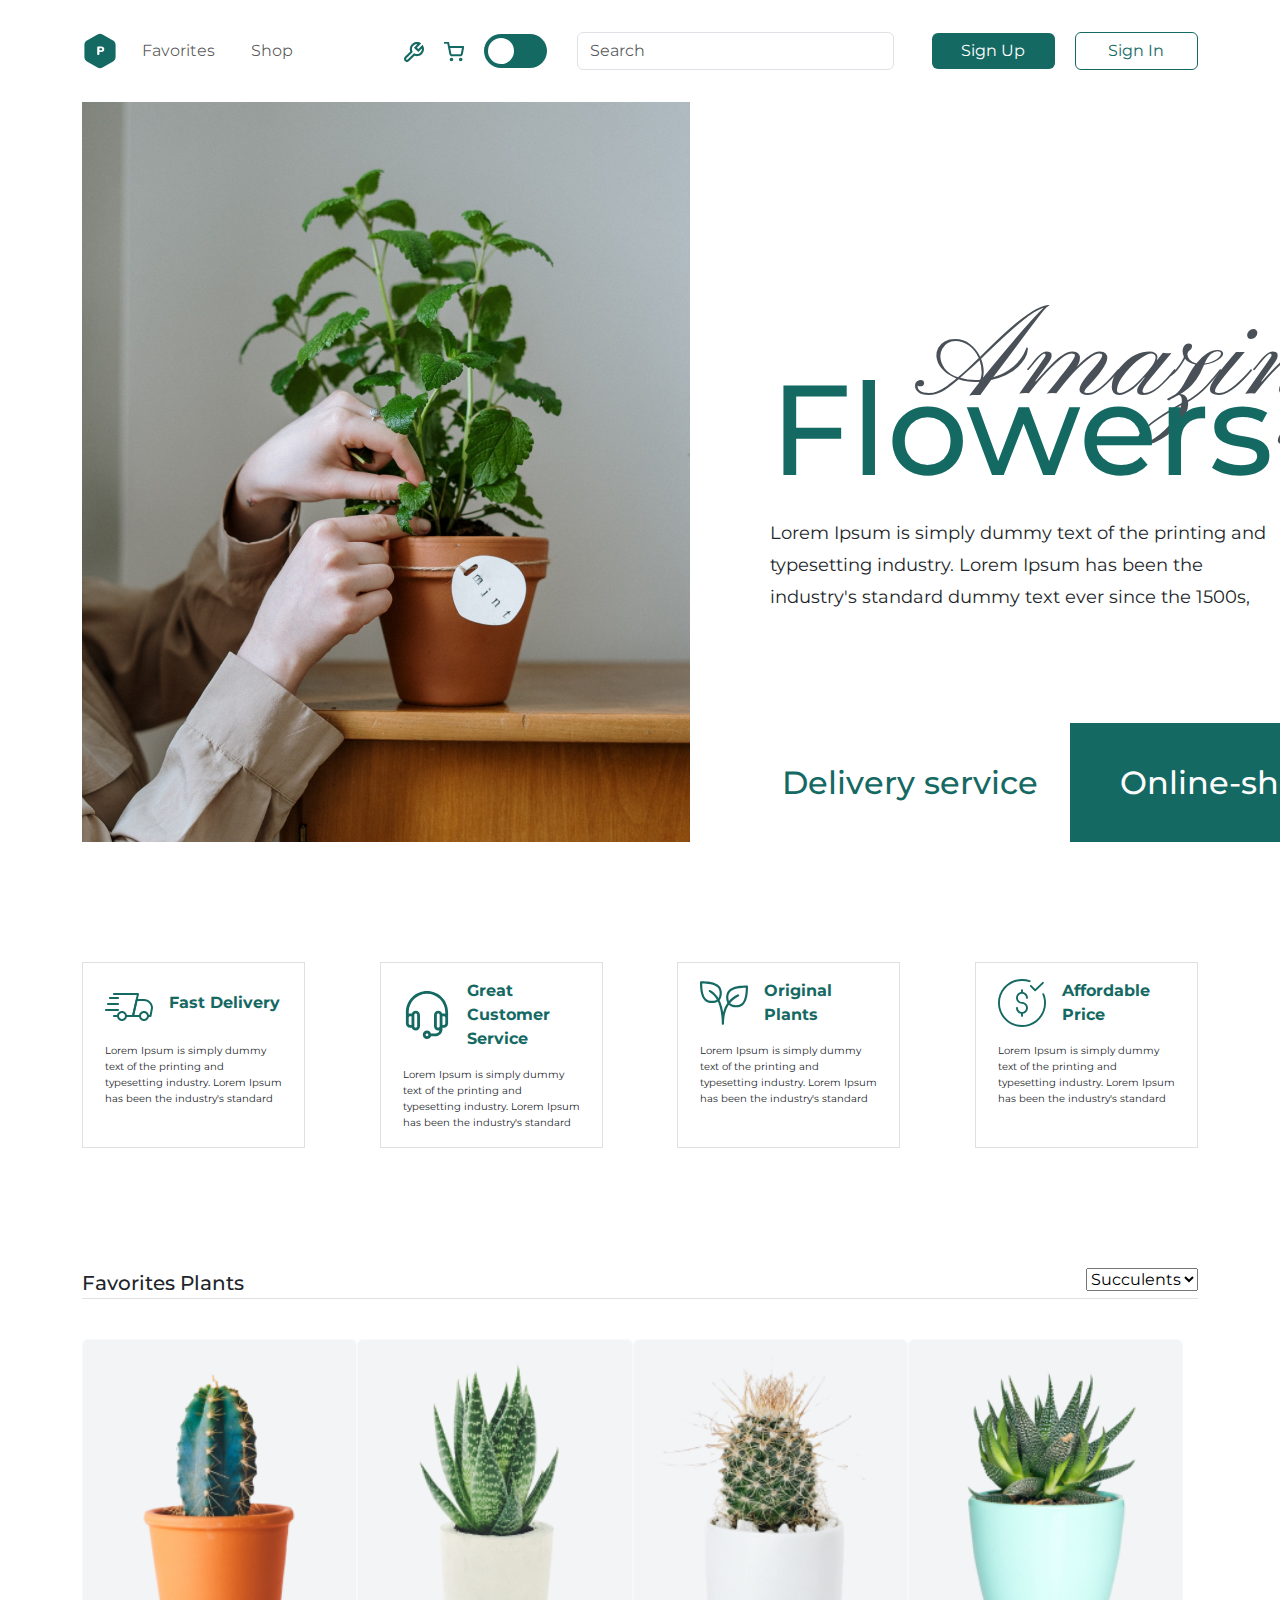
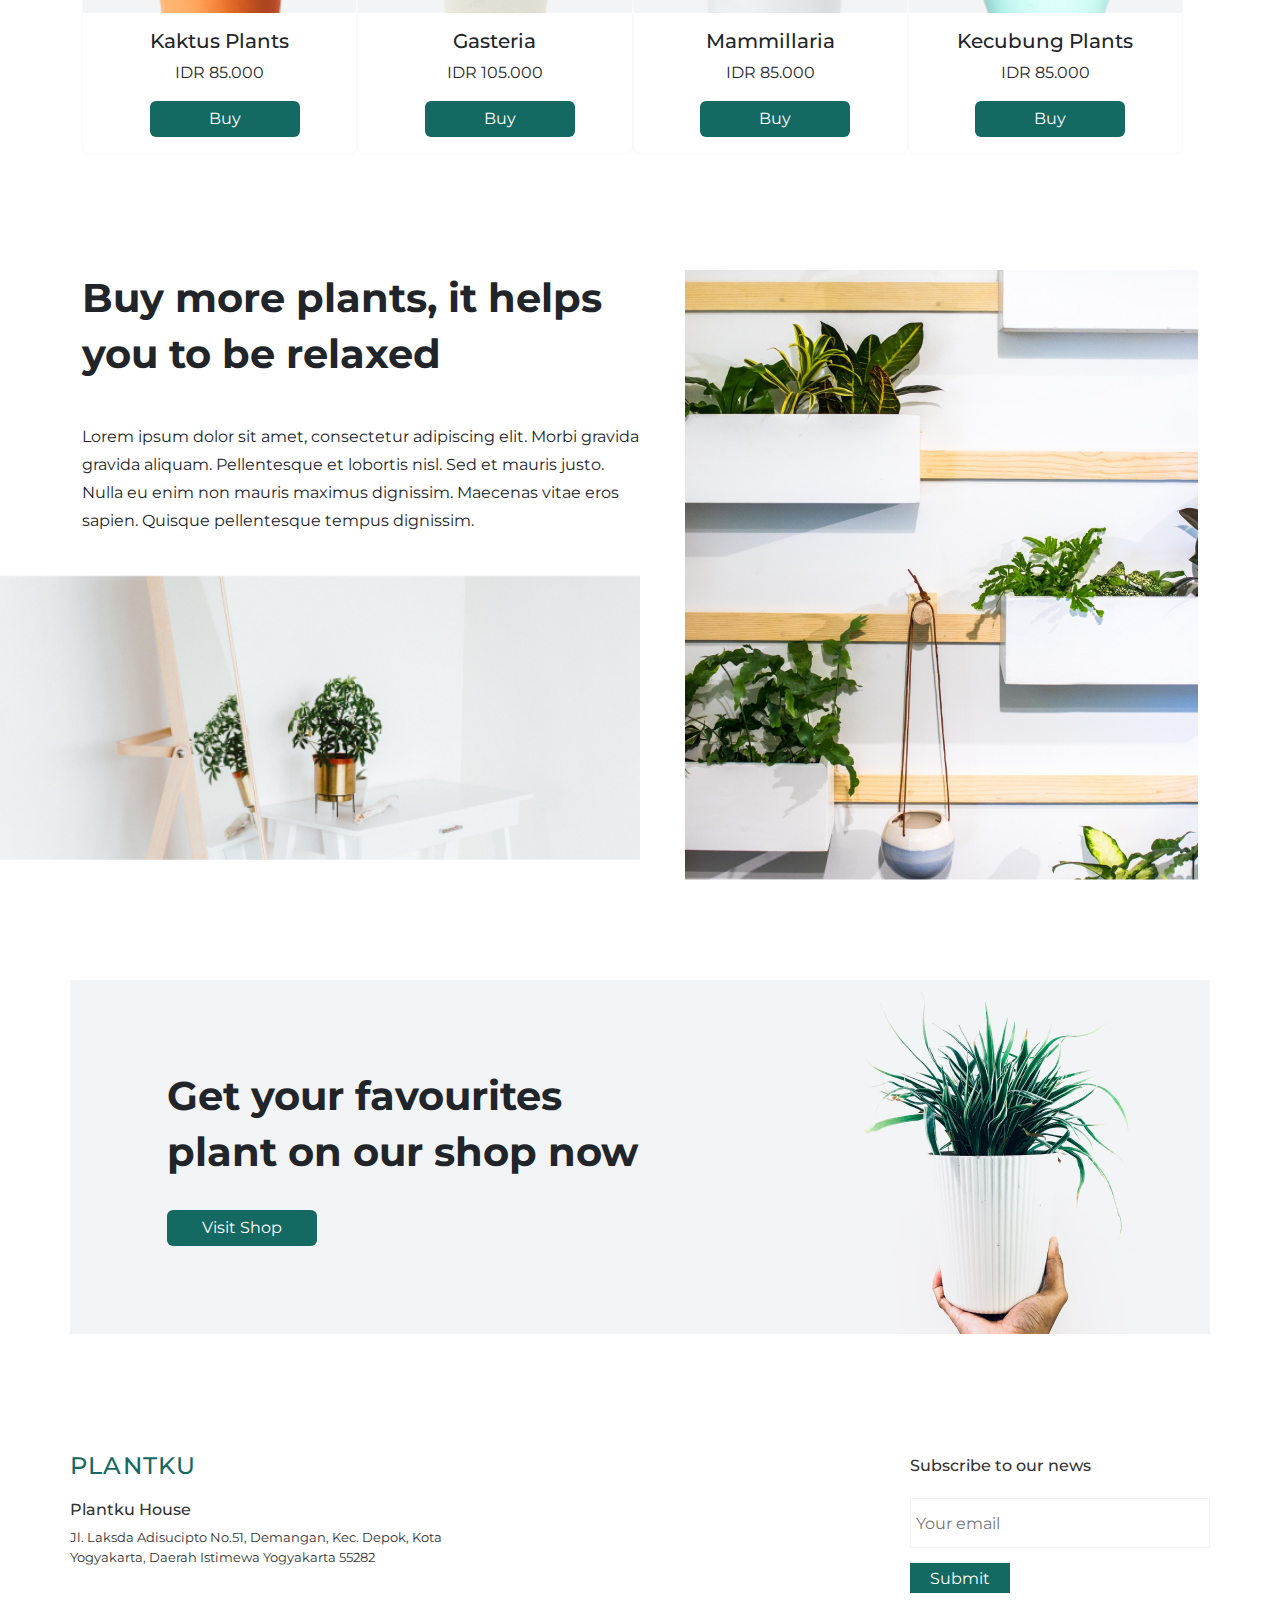
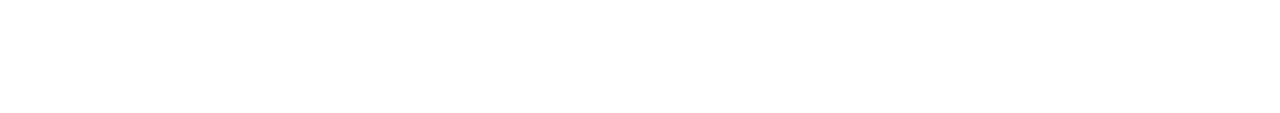
<file: index.html>
<!DOCTYPE html>
<html lang="en">

<head>
    <meta charset="UTF-8">
    <meta http-equiv="X-UA-Compatible" content="IE=edge">
    <meta name="viewport" content="width=device-width, initial-scale=1.0">
    <title>HTML START</title>
    <link rel="shortcut icon" href="https://placekitten.com/96/139" type="image/x-icon">

    <link rel="stylesheet" href="https://cdn.jsdelivr.net/npm/bootstrap@5.3.1/dist/css/bootstrap.min.css">
    <link rel="stylesheet" href="/css/index.css">
</head>

<body>
    <header class="header">
       <div class="container">
        <nav class="navbar navbar-expand-lg ">
            <div class="container-fluid">
                <a class="navbar-brand" href="#"><img src="img/logo.svg" alt="logo"></a>
                <button class="navbar-toggler" type="button" data-bs-toggle="collapse"
                    data-bs-target="#navbarTogglerDemo02" aria-controls="navbarTogglerDemo02" aria-expanded="false"
                    aria-label="Toggle navigation">
                    <span class="navbar-toggler-icon"></span>
                </button>
                <div class="collapse navbar-collapse" id="navbarTogglerDemo02">
                    <ul class="navbar-nav me-auto mb-2 mb-lg-0">
                        <li class="nav-item">
                            <a class="nav-link " aria-current="page" href="#">Favorites</a>
                        </li>
                        <li class="nav-item ">
                            <a class="nav-link" href="catalog.html">Shop</a>
                        </li>
                        <li class="nav-item ">
                            <a class="nav-link clock" href="#"></a>
                        </li>
                    </ul>
                    <form class="d-flex" role="search">
                        <a class="nav-link" id="admin" href="#"><img src="img/admin.svg" alt="shopping-cart"></a>
                        <a class="nav-link" href="#"><img src="img/shopping-cart.svg" alt="shopping-cart"></a>
                        <label class="switch">
                            <input type="checkbox">
                            <span class="slider round"></span>
                          </label>
                        <input class="form-control me-2" type="search" placeholder="Search" aria-label="Search">
                        <button class="btn btn-primary btn-bg" type="submit">Sign Up</button>
                        <button class="btn btn-outline-primary" type="submit">Sign In</button>
                    </form>
                </div>
            </div>
        </nav>
       </div>
    </header>
    <main>
        <section class="firstScreen">
        <div class="container">
            <div id="carouselExampleSlidesOnly" class="carousel slide carousel-original" data-bs-ride="carousel">
                <div class="carousel-inner">
                    <div class="carousel-item active">
                        <img src="img/mainPhoto.png" alt="mint">
                    </div>
                    <div class="carousel-item">
                        <img src="img/phix.png" alt="phix">
                    </div>
                    <div class="carousel-item">
                        <img src="img/tanner.png" alt="tanner">
                    </div>
                </div>
            </div>
            <div class="firstScreen__content ">
                <div class="firstScreen__content__title">
                    <p class="title-top">Amazing</p>
                     <p class="title-bottom">Flowers</p>
                </div>
                <div class="firstScreen__content__description">
                    Lorem Ipsum is simply dummy text of the printing and typesetting industry. Lorem Ipsum has
                    been the industry's standard dummy text ever since the 1500s,
                </div>
                <div class="firstScreen__buttons">
                    <div class="button prev">
                        <div class="nameOfFlower">Delivery service</div>
                    </div>
                    <div class="button next">
                        <div class="nameOfFlower">Online-shop</div>
                    </div>
                </div>
            </div>
        </div>
        </section>
        <section class="preferences">
            <div class="container">
                <div class="preference">
                    <div class="preference__title">
                        <img src="img/fastDelivery.svg" alt="fastDelivery">
                        <div class="title-text">Fast Delivery</div>
                    </div>
                    <div class="preferences__description">Lorem Ipsum is simply dummy text of the printing and typesetting
                        industry. Lorem Ipsum has been the industry's standard </div>
                </div>
                <div class="preference">
                    <div class="preference__title">
                        <img src="img/headphones.svg" alt="headphones">
                        <div class="title-text">Great Customer Service</div>
                    </div>
                    <div class="preferences__description">Lorem Ipsum is simply dummy text of the printing and typesetting
                        industry. Lorem Ipsum has been the industry's standard </div>
                </div>
                <div class="preference">
                    <div class="preference__title">
                        <img src="img/plant.svg" alt="plant">
                        <div class="title-text">Original Plants</div>
                    </div>
                    <div class="preferences__description">Lorem Ipsum is simply dummy text of the printing and typesetting
                        industry. Lorem Ipsum has been the industry's standard </div>
                </div>
                <div class="preference">
                    <div class="preference__title">
                        <img src="img/dollar-symbol.svg" alt="dollar">
                        <div class="title-text">Affordable Price</div>
                    </div>
                    <div class="preferences__description">Lorem Ipsum is simply dummy text of the printing and typesetting
                        industry. Lorem Ipsum has been the industry's standard </div>
                </div>
            </div>
        </section>
        <section class="favorites">
            <div class="container">
                <div class="catalog__title">
                    <div class="title__plants">
                        Favorites Plants
                    </div>
                    <form action="#">
                        <select name="plants" id="plants">
                            <option value="succulents">Succulents</option>
                            <option value="palm">Palm</option>
                            <option value="Violets">Violets</option>
                        </select>

                    </form>
                </div>
                <div class="catalog__content">
                    <div class="card border-light mb-3" style="width: 18rem;">
                        <img src="img/Kaktus.png" class="card-img-top" alt="Kaktus">
                        <div class="card-body">
                            <h5 class="card-title">Kaktus Plants</h5>
                            <p class="card-text">IDR 85.000</p>
                            <a href="#" class="btn btn-primary">Buy</a>
                        </div>
                    </div>
                    <div class="card border-light mb-3" style="width: 18rem;">
                        <img src="img/Landak.png" class="card-img-top" alt="Landak">
                        <div class="card-body">
                            <h5 class="card-title">Gasteria</h5>
                            <p class="card-text">IDR 105.000</p>
                            <a href="#" class="btn btn-primary">Buy</a>
                        </div>
                    </div>
                    <div class="card border-light mb-3" style="width: 18rem;">
                        <img src="img/Kecubung.png" class="card-img-top" alt="Kecubung">
                        <div class="card-body">
                            <h5 class="card-title">Mammillaria</h5>
                            <p class="card-text">IDR 85.000</p>
                            <a href="#" class="btn btn-primary">Buy</a>
                        </div>
                    </div>
                    <div class="card border-light mb-3" style="width: 18rem;">
                        <img src="img/Kecubunt.png" class="card-img-top" alt="Kecubunt">
                        <div class="card-body">
                            <h5 class="card-title">Kecubung Plants</h5>
                            <p class="card-text">IDR 85.000</p>
                            <a href="#" class="btn btn-primary">Buy</a>
                        </div>
                    </div>
                </div>
            </div>
        </section>
       <section class="advertising">
          <div class="container">
            <h2 class="section__title">Buy more plants, it helps you to be relaxed</h2>
            <div class="advertisment__description">Lorem ipsum dolor sit amet,      
                consectetur adipiscing elit.
                Morbi gravida gravida aliquam. Pellentesque et lobortis nisl. Sed et mauris justo. Nulla eu enim
                non mauris maximus dignissim. Maecenas vitae eros sapien. Quisque pellentesque tempus dignissim.
            </div>
            <img class="PhotoAdv" src="img/plantOnTable.png" alt="plantOnTable">
            <img class="mainPhotoAdv" src="img/plantInTheWall.png" alt="plantInTheWall">
          </div>
       </section>
        <section class="call-to-action">
            <div class="container">
                <h2 class="section__title">Get your favourites plant on our shop now</h2>
                <button class="btn btn-primary">Visit Shop</button>
            </div>

        </section>
        <footer class="footer">
            <div class="container">
                <div class="footer__post-adress">
                    <h3 class="logo">plantku</h3>
                    <p class="post-adress__title">Plantku House</p>
                    <p class="post-adress__content">Jl. Laksda Adisucipto No.51, Demangan, Kec. Depok, Kota Yogyakarta,
                        Daerah Istimewa Yogyakarta 55282</p>
                </div>
       
                <div class="footer__email-adress">
                    <form action="#">
                        <label class="input-name" for="#adress">Subscribe to our news</label>
                        <input id="adress" type="text" placeholder="Your email">
                        <button class="button" type="submit">Submit</button>
                    </form>
                </div>
            </div>
        </footer>
    </main>

</body>
<script src="js/index.js"></script>
<script src="https://cdn.jsdelivr.net/npm/bootstrap@5.3.1/dist/js/bootstrap.bundle.min.js"></script>


</html>
</file>
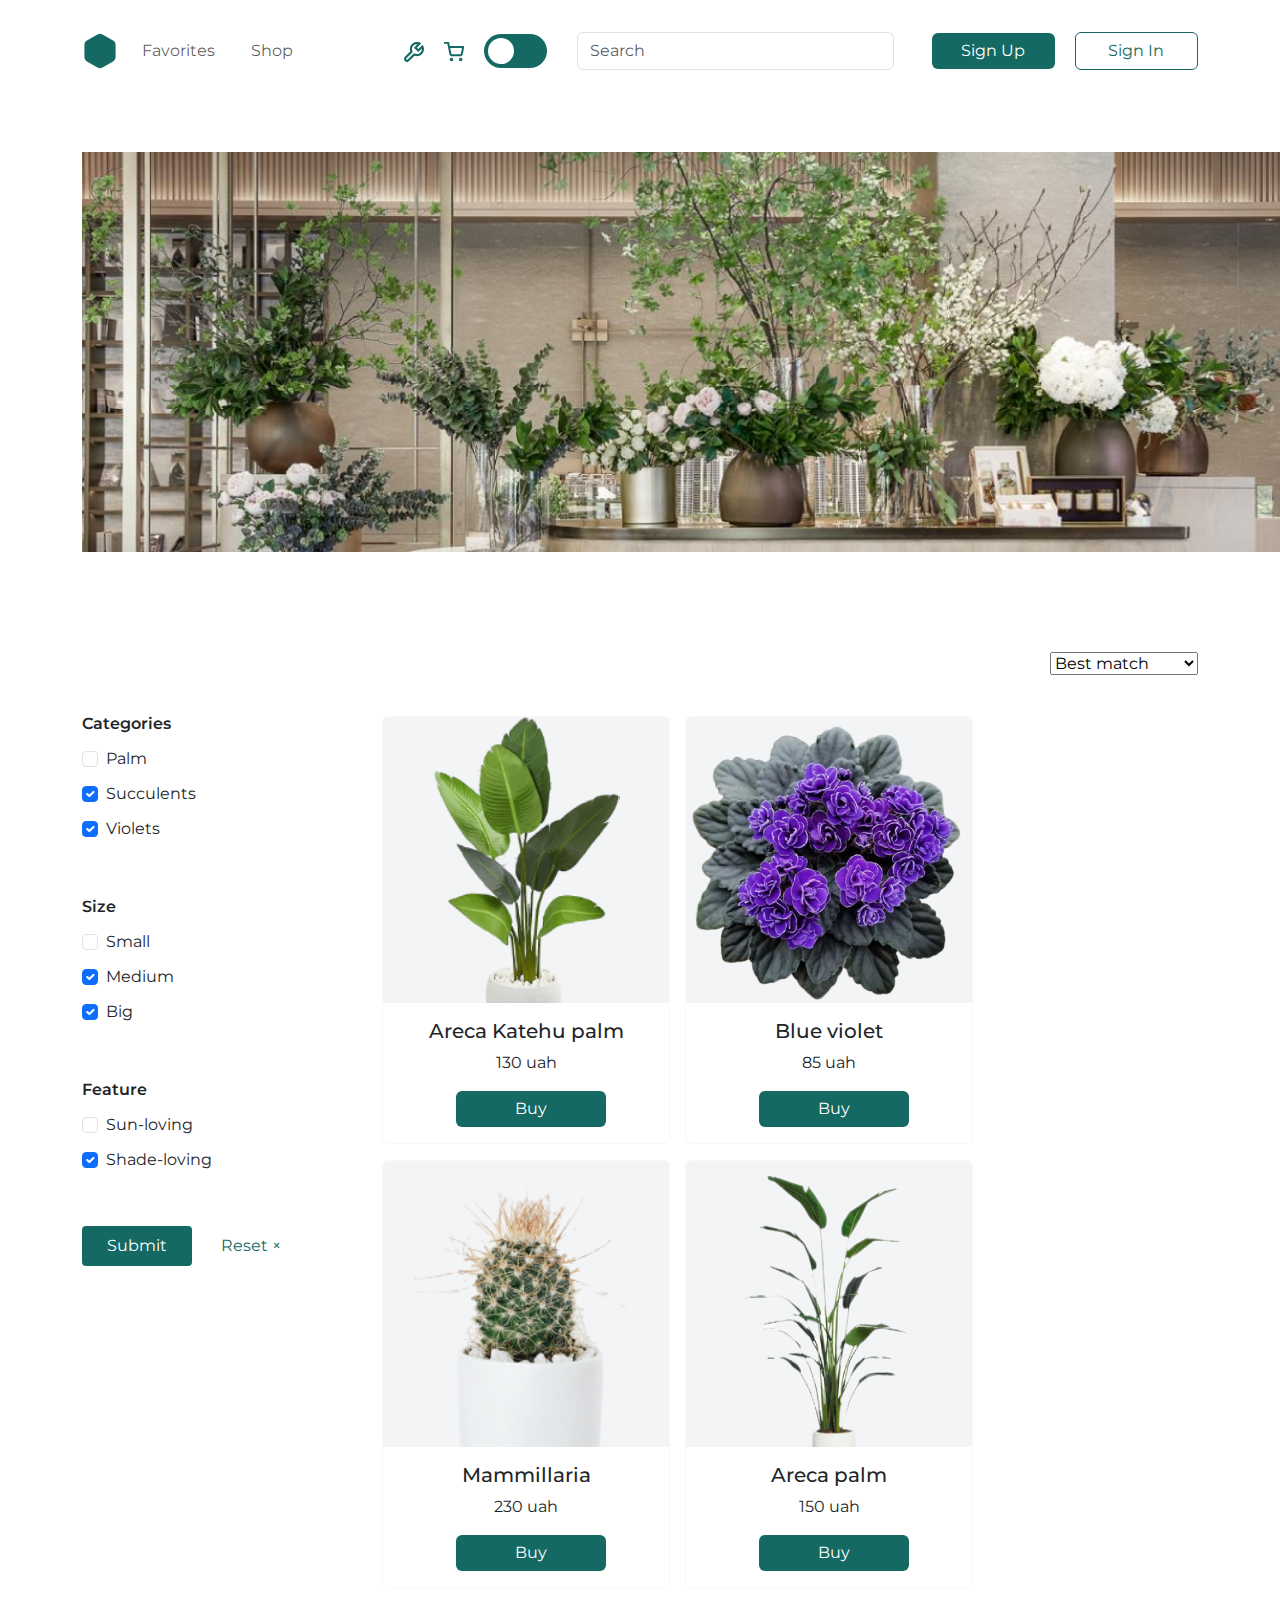
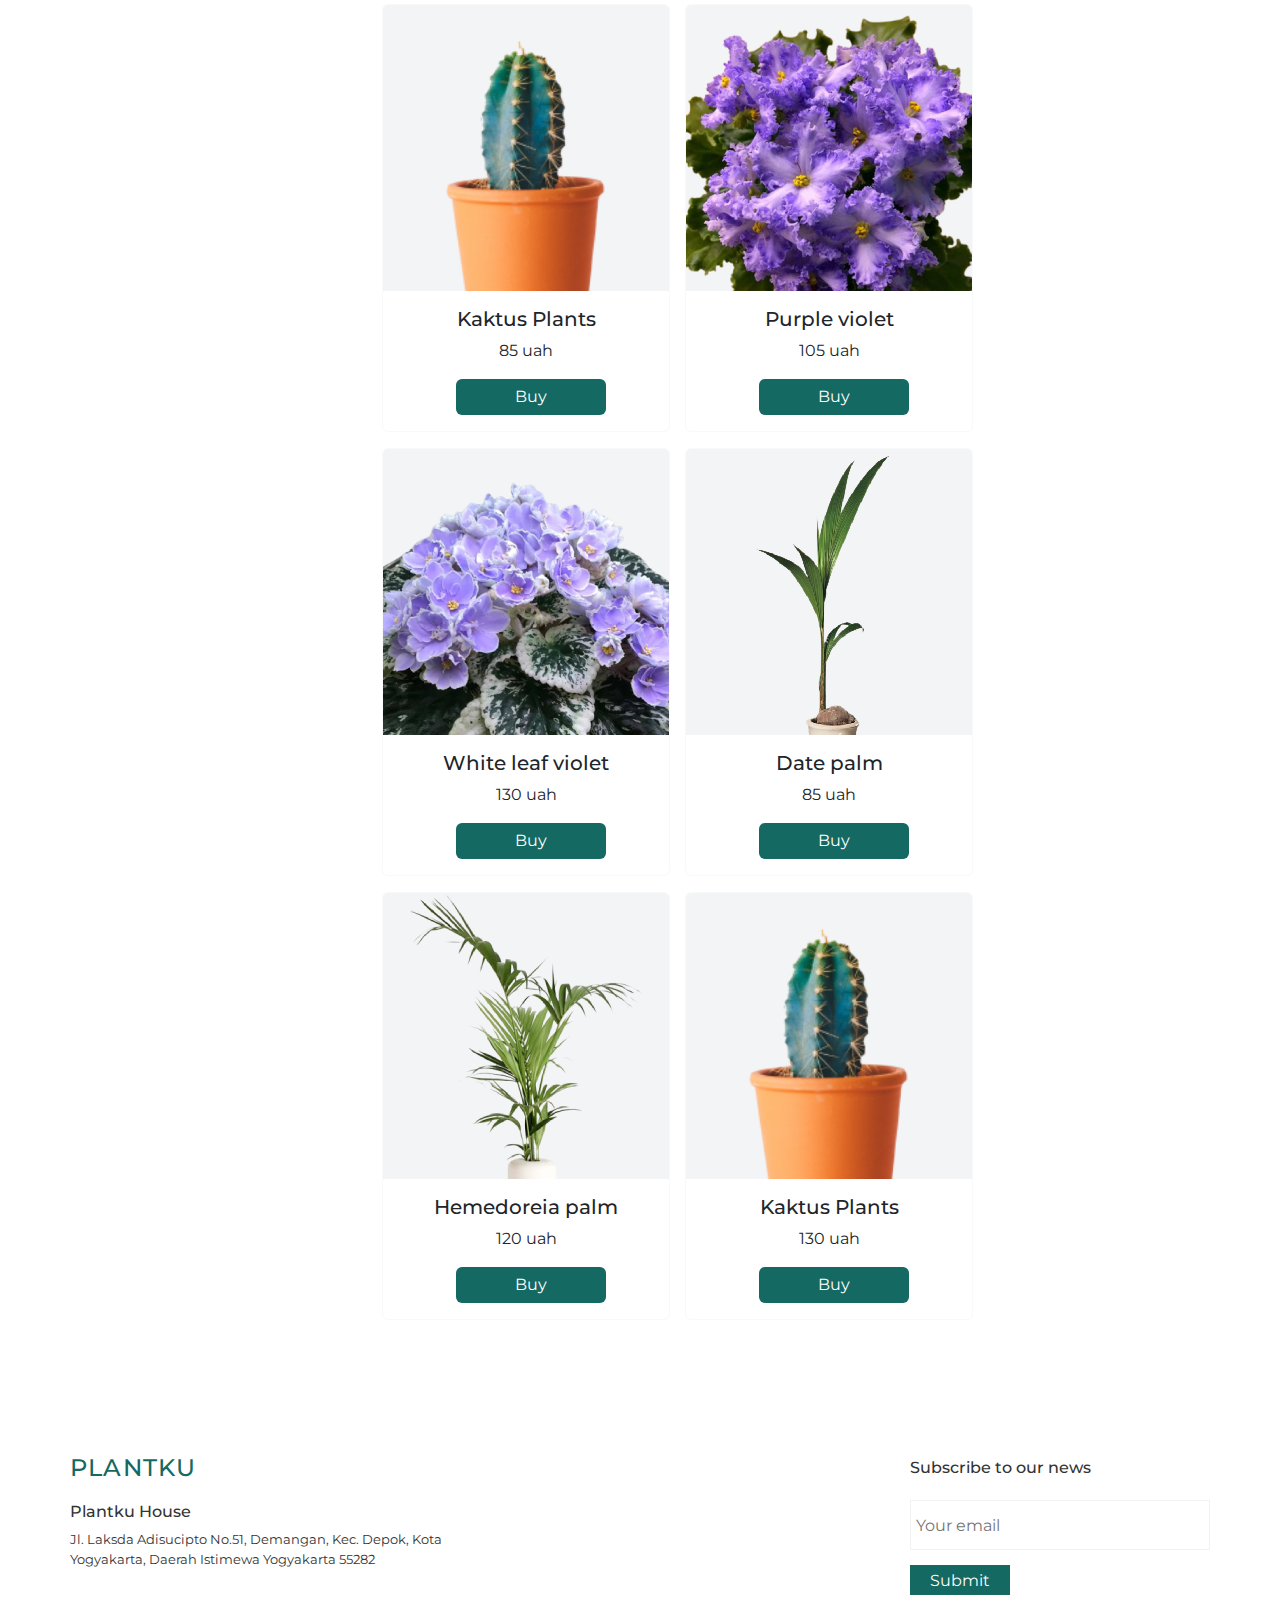
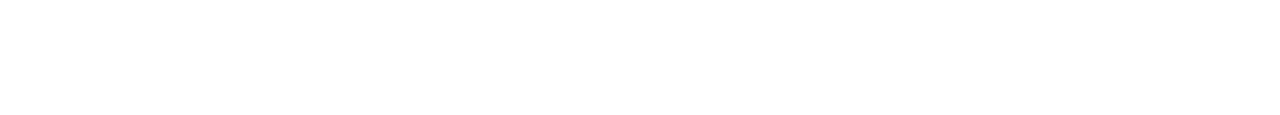
<file: catalog.html>
<!DOCTYPE html>
<html lang="en">
<head>
    <meta charset="UTF-8">
    <meta name="viewport" content="width=device-width, initial-scale=1.0">
    <title>Catalog</title>
    <link rel="stylesheet" href="https://cdn.jsdelivr.net/npm/bootstrap@5.3.1/dist/css/bootstrap.min.css">
    <link rel="stylesheet" href="/css/index.css">
</head>
<body>
    <header>
        <div class="container">
         <nav class="navbar navbar-expand-lg ">
             <div class="container-fluid">
                 <a class="navbar-brand" href="#">
                    <svg id="svg-logo" width="36" height="36" viewBox="0 0 36 36" fill="none" xmlns="http://www.w3.org/2000/svg">
                        <path d="M15.5 1.44338C17.047 0.550211 18.953 0.550212 20.5 1.44338L31.0885 7.55662C32.6355 8.44979 33.5885 10.1004 33.5885 11.8868V24.1132C33.5885 25.8996 32.6355 27.5502 31.0885 28.4434L20.5 34.5566C18.953 35.4498 17.047 35.4498 15.5 34.5566L4.91154 28.4434C3.36454 27.5502 2.41154 25.8996 2.41154 24.1132V11.8868C2.41154 10.1004 3.36454 8.44979 4.91154 7.55662L15.5 1.44338Z" fill="#156963"/>
                        </svg>
                        
                 </a>
                 <button class="navbar-toggler" type="button" data-bs-toggle="collapse"
                     data-bs-target="#navbarTogglerDemo02" aria-controls="navbarTogglerDemo02" aria-expanded="false"
                     aria-label="Toggle navigation">
                     <span class="navbar-toggler-icon"></span>
                 </button>
                 <div class="collapse navbar-collapse" id="navbarTogglerDemo02">
                     <ul class="navbar-nav me-auto mb-2 mb-lg-0">
                         <li class="nav-item">
                             <a class="nav-link " aria-current="page" href="#">Favorites</a>
                         </li>
                         <li class="nav-item ">
                             <a class="nav-link" href="#">Shop</a>
                         </li>
                         <li class="nav-item ">
                             <a class="nav-link clock" href="#"></a>
                         </li>
                     </ul>
                     <form class="d-flex" role="search">
                         <a class="nav-link" id="admin" href="#">
                            <svg id="adminBtn" width="20" height="20" viewBox="0 0 20 20" fill="none" xmlns="http://www.w3.org/2000/svg">
                                <path fill-rule="evenodd" clip-rule="evenodd" d="M9.91454 5.66724L11.4158 4.16618L13.4284 2.15249C12.593 2.06551 11.7492 2.19217 10.9763 2.5206C10.2033 2.84902 9.52642 3.36843 9.00923 4.03008C8.49204 4.69174 8.15146 5.47393 8.01947 6.30326C7.88748 7.13258 7.9684 7.98184 8.25464 8.77132L8.71635 10.0416L7.76035 10.996L2.38267 16.3743C2.29795 16.4553 2.23026 16.5523 2.18358 16.6598C2.13689 16.7673 2.11216 16.883 2.11083 17.0001C2.1095 17.1173 2.1316 17.2335 2.17582 17.342C2.22005 17.4505 2.28552 17.5491 2.36838 17.632C2.45124 17.7148 2.54982 17.7803 2.65834 17.8245C2.76685 17.8687 2.88311 17.8908 3.00028 17.8895C3.11746 17.8881 3.23319 17.8634 3.34067 17.8167C3.44815 17.7701 3.54522 17.7024 3.62618 17.6177L9.00528 12.2408L9.95986 11.2849L11.2303 11.7451C12.0199 12.0313 12.8693 12.1122 13.6987 11.9803C14.5281 11.8483 15.3105 11.5078 15.9722 10.9906C16.6339 10.4735 17.1534 9.79677 17.4819 9.02389C17.8104 8.25102 17.9371 7.40737 17.8501 6.57213L15.8361 8.58723L14.3348 10.0855L12.8335 8.5844L11.4172 7.1683L9.91312 5.66724H9.91454ZM18.6573 2.93418C19.5315 4.14097 20.0014 5.59329 20 7.08334C20.0004 8.22093 19.7267 9.34188 19.2021 10.3513C18.6774 11.3607 17.9172 12.2288 16.9858 12.8822C16.0544 13.5356 14.9793 13.955 13.8515 14.1049C12.7236 14.2547 11.5763 14.1307 10.5066 13.7432L5.12887 19.1201C4.84988 19.3991 4.51868 19.6204 4.15416 19.7713C3.78965 19.9223 3.39897 20 3.00442 20C2.60988 20 2.21919 19.9223 1.85468 19.7713C1.49017 19.6204 1.15896 19.3991 0.879975 19.1201C0.316536 18.5568 0 17.7927 0 16.996C0 16.1993 0.316536 15.4352 0.879975 14.8719L6.25766 9.49495C5.73745 8.06106 5.69425 6.49754 6.1345 5.03712C6.57476 3.57671 7.47492 2.29748 8.70099 1.38988C9.92707 0.482267 11.4135 -0.00519796 12.939 4.18034e-05C14.4645 0.00528157 15.9476 0.502946 17.1674 1.41896L15.6435 2.94267L14.4212 4.16476L12.9185 5.66724L14.3348 7.08334L15.8361 5.58228L17.0598 4.35877L18.5837 2.83505L18.6573 2.93418Z" fill="#156963"/>
                                </svg>
                         </a>
                         <a class="nav-link" href="#">
                            <svg id="shoping-card" width="20" height="20" viewBox="0 0 20 20" fill="none" xmlns="http://www.w3.org/2000/svg">
                                <g clip-path="url(#clip0_0_102)">
                                <path d="M7.50002 18.3333C7.96026 18.3333 8.33335 17.9602 8.33335 17.5C8.33335 17.0397 7.96026 16.6666 7.50002 16.6666C7.03978 16.6666 6.66669 17.0397 6.66669 17.5C6.66669 17.9602 7.03978 18.3333 7.50002 18.3333Z" stroke="#156963" stroke-width="2" stroke-linecap="round" stroke-linejoin="round"/>
                                <path d="M16.6666 18.3333C17.1269 18.3333 17.5 17.9602 17.5 17.5C17.5 17.0397 17.1269 16.6666 16.6666 16.6666C16.2064 16.6666 15.8333 17.0397 15.8333 17.5C15.8333 17.9602 16.2064 18.3333 16.6666 18.3333Z" stroke="#156963" stroke-width="2" stroke-linecap="round" stroke-linejoin="round"/>
                                <path d="M0.833313 0.833374H4.16665L6.39998 11.9917C6.47618 12.3754 6.6849 12.72 6.9896 12.9653C7.2943 13.2106 7.67556 13.3409 8.06665 13.3334H16.1666C16.5577 13.3409 16.939 13.2106 17.2437 12.9653C17.5484 12.72 17.7571 12.3754 17.8333 11.9917L19.1666 5.00004H4.99998" stroke="#156963" stroke-width="2" stroke-linecap="round" stroke-linejoin="round"/>
                                </g>
                                <defs>
                                <clipPath id="clip0_0_102">
                                <rect width="20" height="20" fill="white"/>
                                </clipPath>
                                </defs>
                            </svg>
                         </a>
                         <label class="switch">
                             <input type="checkbox">
                             <span class="slider round"></span>
                         </label>
                         <input class="form-control me-2" type="search" placeholder="Search" aria-label="Search">
                         <button class="btn btn-primary btn-bg" type="submit">Sign Up</button>
                         <button class="btn btn-outline-primary" type="submit">Sign In</button>
                     </form>
                 </div>
             </div>
         </nav>
        </div>
     </header>

    <section class="adv">
        <div class="container">
            <img src="/img/adv-banner.png" alt="banner">
        </div>
    </section>
    <section class="catalog">
    <div class="container">
        <nav>
            <form class="filter" action="">
                <p class="title">Categories</p>
                <p class="form-check">
                    <input class="form-check-input" type="checkbox" value="palm" id="flexCheckDefault">
                    <label class="form-check-label" for="flexCheckDefault">
                        Palm
                    </label>
                  </p>
                  <p class="form-check">
                    <input class="form-check-input" type="checkbox" value="succulents" id="flexCheckChecked" checked>
                    <label class="form-check-label" for="flexCheckChecked">
                        Succulents
                    </label>
                  </p>
                  <p class="form-check">
                    <input class="form-check-input" type="checkbox" value="violets" id="flexCheckChecked" checked>
                    <label class="form-check-label" for="flexCheckChecked">
                        Violets
                    </label>
                  </p>

                <p class="title size">Size</p>
                <p class="form-check">
                    <input class="form-check-input" type="checkbox" value="small" id="flexCheckDefault">
                    <label class="form-check-label" for="flexCheckDefault">
                        Small
                    </label>
                </p>
                <p class="form-check">
                    <input class="form-check-input" type="checkbox" value="medium" id="flexCheckChecked" checked>
                    <label class="form-check-label" for="flexCheckChecked">
                        Medium
                    </label>
                </p>
                <p class="form-check">
                    <input class="form-check-input" type="checkbox" value="big" id="flexCheckChecked" checked>
                    <label class="form-check-label" for="flexCheckChecked">
                        Big
                    </label>
                </p>

                <p class="title size">Feature</p>
                <p class="form-check">
                      <input class="form-check-input" type="checkbox" value="sun-loving" id="flexCheckDefault">
                      <label class="form-check-label" for="flexCheckDefault">
                        Sun-loving
                      </label>
                </p>
                <p class="form-check">
                      <input class="form-check-input" type="checkbox" value="shade-loving" id="flexCheckChecked" checked>
                      <label class="form-check-label" for="flexCheckChecked">
                        Shade-loving
                      </label>
                </p>
                <div class="buttons">
                    <button class="submit" type="submit">Submit</button>
                    <button class="reset" type="reset">Reset &#215;</button>
                </div>

            </form>
        </nav>
      
        <div class="catalog-list">
            <form class="filter" action="">
                <select name="plants" id="plants">
                    <option value="best-match">Best match</option>
                    <option value="price-cheap">Price cheap</option>
                    <option value="price-expensive">Price expensive</option>
                </select>
            </form>
            <div class="plants-list">
               
            </div>
      
        </div>
    </div>
    </section>


   

     <footer>
        <div class="container">
            <div class="footer__post-adress">
                <h3 class="logo">plantku</h3>
                <p class="post-adress__title">Plantku House</p>
                <p class="post-adress__content">Jl. Laksda Adisucipto No.51, Demangan, Kec. Depok, Kota Yogyakarta,
                    Daerah Istimewa Yogyakarta 55282</p>
            </div>
   
            <div class="footer__email-adress">
                <form action="#">
                    <label class="input-name" for="#adress">Subscribe to our news</label>
                    <input id="adress" type="text" placeholder="Your email">
                    <button class="button" type="submit">Submit</button>
                </form>
            </div>
        </div>
    </footer>


    <section class="modal-window ">
        <div class="close">&#215;</div>
        <div class="container">
            <h2>Welcome to admin modal window!</h2>
            <p>You can add or remove elements into catalog list</p>

            <div class="modal-window-content">
                <form class="add-plant" enctype="multipart/form-data" method="post" action="">
                    <input type="file" class="add-img" accept="image/jpeg,image/png" name="image" size="50px" placeholder="Add your img">
                    <input id="name" type="text" placeholder="Add flower`s name">
                    <input id="price" type="text" placeholder="Add flowers price">
                    <input id="categorie" type="text" placeholder="Choose categories">
                    <input id="size" type="text" placeholder="Choose size">
                    <input id="features" type="text" placeholder="Choose features">
                    <button class="add-button" type="submit">Add to catalog</button>
                </form>

                <form class="edit-plant" action="">
                    <select name="categories" id="categories">
                        <option value="palm">Palm</option>
                        <option value="succulents">Succulents</option>
                        <option value="violets">Violets</option>
                    </select>
                    <select name="plants" id="plants-list"></select>
                    <div class="buttons">
                        <button type="button"><img src="img/edit.svg" alt="edit"></button>
                        <button class="delete-btn" type="reset"><img src="img/delete.svg" alt="delete"></button>
                    </div>
                    <div class="card border-light mb-3 modal-card">
                       
                    </div>
                    </div>
                </form>
            </div>
        </div>
    </section>





</body>

<script src="js/modal-window.js"></script>
<script src="api\products.json"></script>

<script src="js/card.js"></script>
<script src="js/filter.js"></script>
<script src="js/sort-products.js"></script>
<script src="js/products-list.js"></script>
<script src="js/index.js"></script>
</html>
</file>
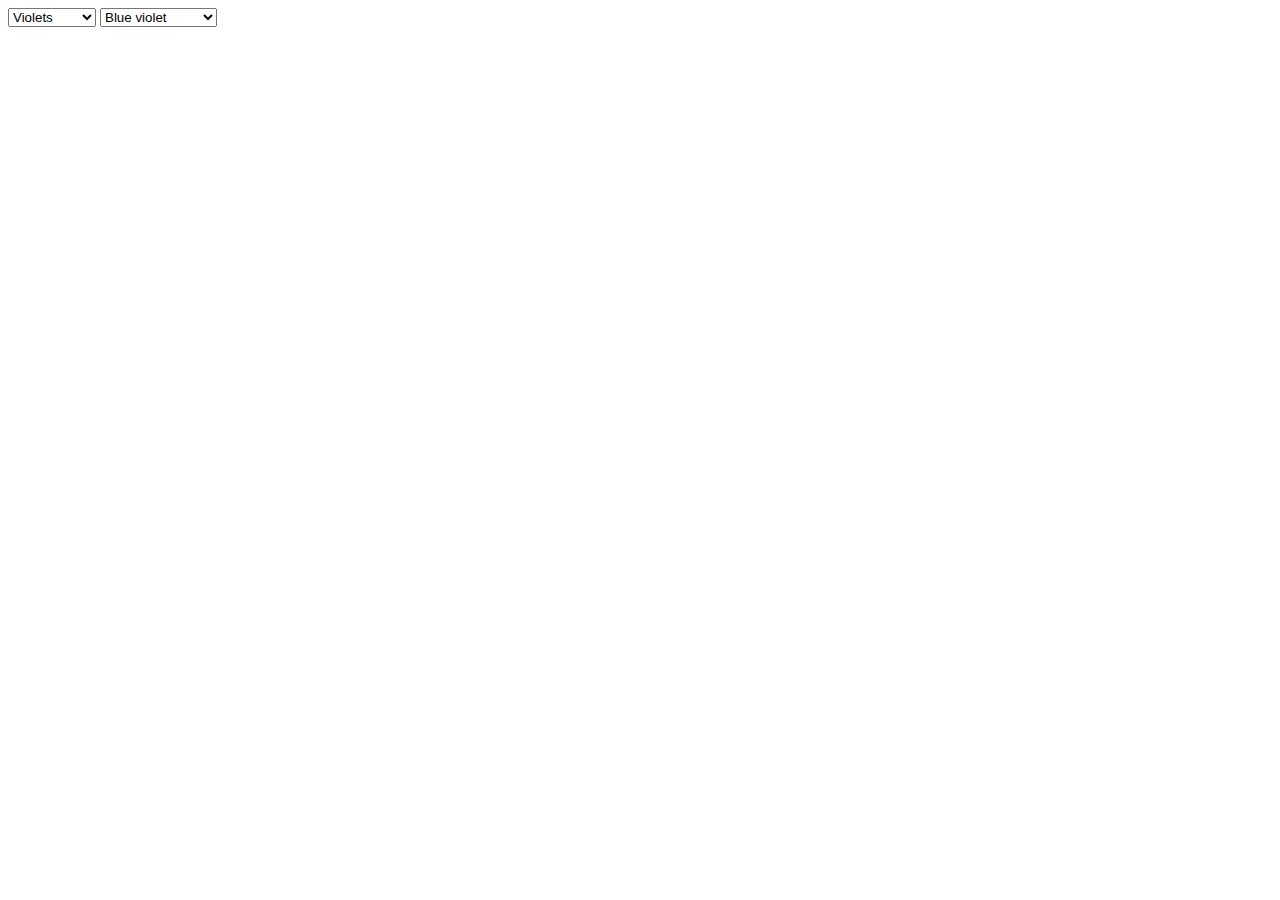
<file: test.html>
<!DOCTYPE html>
<html lang="en">
<head>
    <meta charset="UTF-8">
    <meta name="viewport" content="width=device-width, initial-scale=1.0">
    <title>Document</title>
</head>
<body>
    <select name="categories" id="categories">
        <option value="violets">Violets</option>
        <option value="succulents">Succulents</option>
        <option value="palm">Palm</option>

    </select>
    <select name="plants" id="plants"></select>

     

<script src="test.js"></script>
<script src="api\products.json"></script>
</body>
</html>
</file>
<file: css/index.css>
@import url(./font.css);
@import url(./header.css);
@import url(./catalog.css);
@import url(./modal.css);
@import url(./general.css);


* {
    font-family: 'Montserrat', sans-serif;
}

header .container {
    padding: 20px 0 ; 
    
}

.nav-link img {
    color:  var(--brand-color);
}

.form-control {
    margin-left: 30px;
}

.btn {
    width: 150px;
}

.btn-primary {
    background-color:  var(--brand-color);
    border: none;
    margin-right: 20px;
    margin-left: 30px;
}

.btn-primary:hover {
    background-color:  var(--hover-effect-color);
    border: none;
}

.btn-bg:active {
    background-color: var(--hover-effect-color);
    border: none;
}

.btn-outline-primary {
    color:  var(--brand-color);
    border-color:  var(--brand-color);
}

.btn-outline-primary:hover {
    background-color: var(--brand-color);
    border: none;
}

.btn-outline-primary:active {
    background-color: var(--brand-color);
    border: none;
}


.firstScreen .container {
    display: flex;
    align-items: flex-end;
    justify-content: space-between;
    gap: 60px;
}

.firstScreen__content {
    margin-left: 20px;
    margin-right: 50px; 
}

.firstScreen__content__title {
    width: 700px;
    
    font-weight: 500;
    color:  var(--brand-color);
}

.title-top {
    font-family: 'Pinyon Script', cursive;
    font-size: 130px;
    letter-spacing: 2px;
    line-height: 130px;
    color: var(--title-top-text-color);
    transform: translateX(145px) translateY(80px);
    z-index: 0;
    position: relative;
}

.title-bottom {
    font-family: 'Montserrat', sans-serif;
    font-size: 128px;
    line-height: 128px;
    font-weight: 500;
    display: inline;
    z-index: 2;
    position: relative;
    
}

.firstScreen__content__description {
    width: 520px;
    font-size: 18px;
    font-weight: 400;
    line-height: 32px;
    margin-top: 24px;
}

.firstScreen__buttons {
    display: flex;
    margin-top: 110px;
}

.button {
    width: 300px;
    padding: 40px 20px; 
}

.nameOfFlower {
    font-size: 32px;
    font-style: normal;
    font-weight: 500;
    line-height: normal;
}

.button div {
    display: flex;
    justify-content: center

   
}

.next {
    background-color: var(--brand-color);
    color: var(--button-text-color);
}

.prev {
    color:  var(--brand-color);
    padding-left: 0;
}

.prev div div {
    font-size: 24px;
    font-style: normal;
    font-weight: 500;
    
}

.next div div {
    font-size: 24px;
    font-style: normal;
    font-weight: 500;
    color: var(--button-text-color);
}

.prev div img {
    margin-right: 8px;
}

.next div img {
    margin-left: 8px; 
}


.preferences {
    margin: 100px 0;
    padding: 20px 50px ; 
}

.preferences .container {
    display: flex;
    justify-content: space-between;
}


.preference {
    width: 20%;
    padding: 16px 22px;
    border: 1px solid #E0E0E0;
}

.preference__title {
    display: flex;
    align-items: center;
}

.title-text {
    font-size: 16px;
    font-weight: 700;
    line-height: 24px;
    color:  var(--brand-color);
    margin-left: 16px;
   
}

.preferences__description {
    font-size: 10px;
    font-weight: 400;
    line-height: 16px;
    margin-top: 16px;
}

.catalog__title {
    display: flex;
    justify-content: space-between;
    border: 1px solid #E0E0E0;
    border-top: none;
    border-left: none;
    border-right: none;
    font-size: 20px;
    font-weight: 500;
    margin-bottom: 40px;
}

form {
    font-size: 16px;
}
option {
    padding: 15px;
}

.catalog__content {
    display: flex;
    justify-content: space-between;
}

.card-body {
    text-align: center;
}

.advertising {
    padding: 0 50px;
    margin: 100px 0;
}

.advertising .container {
    margin: auto;
    display: grid;
    grid-template-columns: 50% 50%;
    grid-template-rows: 25% 25% 50%;
    justify-items: end;
}

.section__title {
    grid-column: 1 / 2;
    grid-row: 1 / 2;
    font-size: 40px;
    font-weight: 700;
    line-height: 56px;
    text-align: left;
}

.advertisment__description {
    grid-column: 1 / 2;
    grid-row: 2 / 3;
    font-size: 16px;
    font-weight: 400;
    line-height: 28px;
}

.PhotoAdv {
    grid-column: 1 / 2;
    grid-row: 3 / 4; 
    width: 645px;
}

.mainPhotoAdv {
    grid-column: 2 / 3;
    grid-row: 1 / 4;
    width: 513px;
}

.call-to-action .container {
    background: url(../img/CTAPicture.png);
    padding-top: 88px;
    padding-bottom: 88px;
    padding-left: 97px;
}

.section__title {
    font-size: 40px;
    font-weight: 700;
    line-height: 56px;
    margin-bottom: 30px;
}

.call-to-action .section__title {
    width: 50%;
}

.call-to-action .btn-primary {
    margin: 0;
}

footer .container {
    padding: 120px 0;
    display: flex;
    justify-content: space-between;
    color: #333;
}

.footer__post-adress {
    width: 400px;
}

.logo {
    font-size: 24px;
    font-weight: 500;
    line-height: 24px;
    letter-spacing: 1.2px;
    text-transform: uppercase;
    color:  var(--brand-color);
    margin-bottom: 20px;
}

.post-adress__title {
    font-size: 16px;
    font-weight: 500;
    margin-bottom: 5px;
}

.post-adress__content {
    font-size: 13px;
    font-weight: 400;
    line-height: 20px;
}





footer form{
    display: flex;
    flex-direction: column;
    width: 300px;
}

.input-name {
    margin-bottom: 20px;
    font-weight: 500;
}

.footer__email-adress input {
    height: 50px;
    padding: 5px;
    border: 1px solid #F2F2F2;
}

.footer__email-adress .button {
    margin-top: 15px;
    width: 100px;
    height: 30px;
    padding: 4px 12px;
    border: none;
    background-color: var(--brand-color);
    color: var(--button-text-color);
}
</file>
